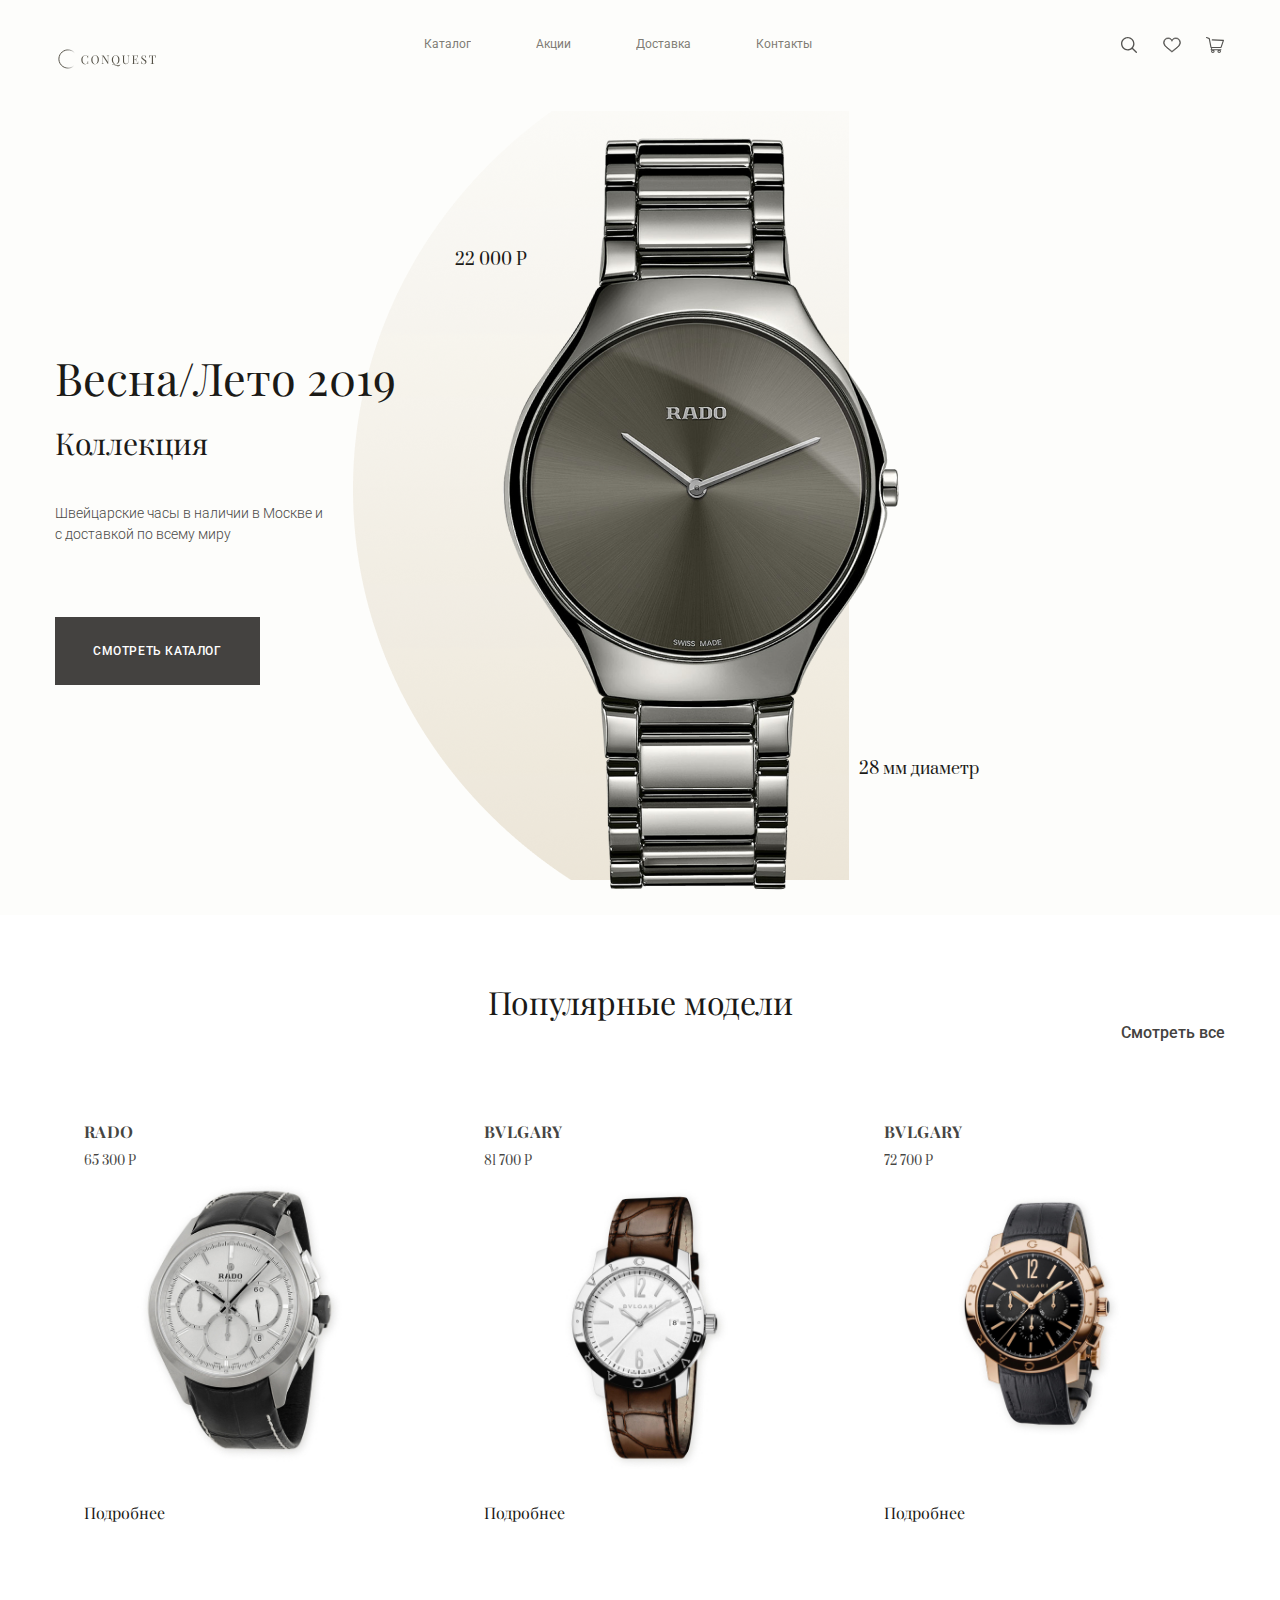
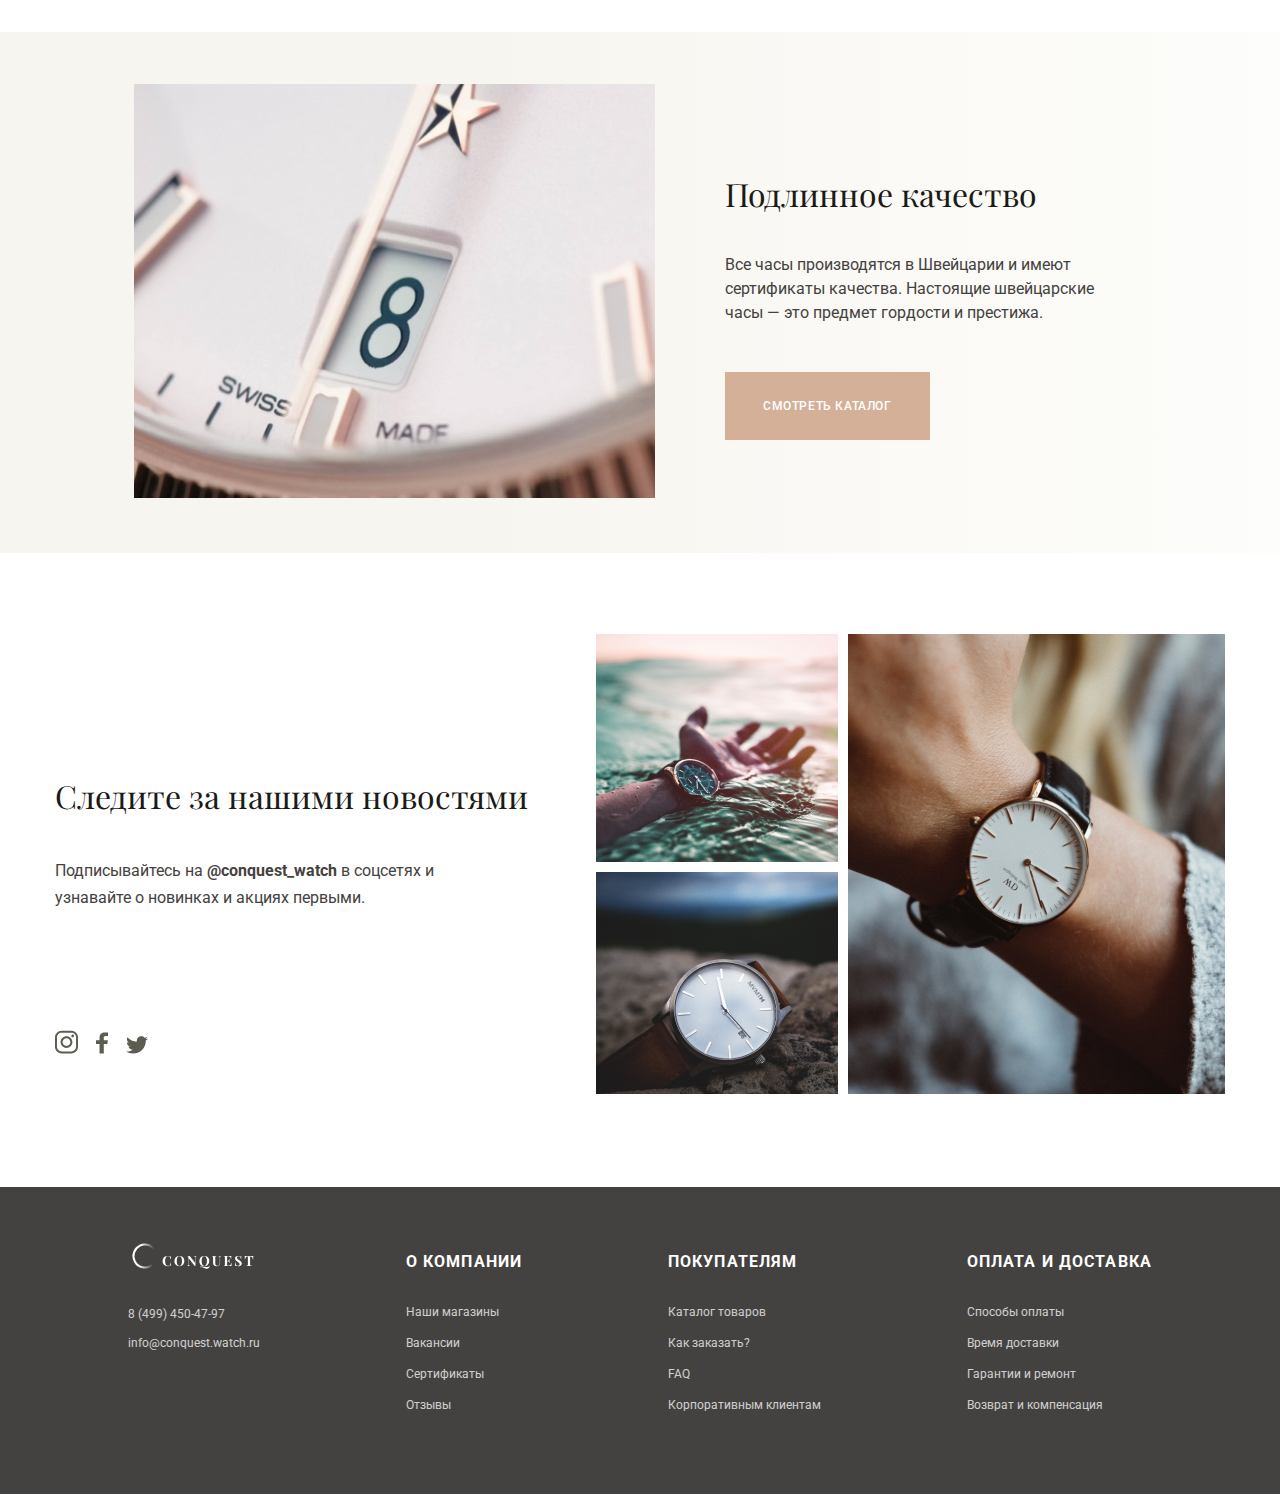
<file: index.html>
<!DOCTYPE html>
<html lang="ru">
<head>
    <meta charset="UTF-8">
    <meta http-equiv="X-UA-Compatible" content="IE=edge">
    <meta name="viewport" content="width=device-width, initial-scale=1.0">
    <link rel="preconnect" href="https://fonts.gstatic.com">
    <link href="https://fonts.googleapis.com/css2?family=Playfair+Display:wght@400;500;600;700;900&family=Prata&family=Roboto:wght@400;500;700;900&display=swap" rel="stylesheet">
    <link rel="stylesheet" href="normalize.css">
    <link rel="stylesheet" href="style.css">
    <title>CONQUEST | Интернет-магазин часов</title>
</head>
<body>
    <header class="main-header">
        <nav class="main-header-nav container">
            <a class="main-header-logo" href="index.html">
                <img src="img/logo-header.svg" alt="Магазин часов CONQUEST" width="104" height="26">
            </a>
            <ul class="site-navigation">
               <li class="site-navigation-item">
                   <a class="link-item" href="catalog.html">Каталог</a>
                </li>
               <li class="site-navigation-item">
                   <a class="link-item" href="#">Акции</a>
                </li>
               <li class="site-navigation-item">
                   <a class="link-item" href="#">Доставка</a>
                </li>
               <li class="site-navigation-item">
                   <a class="link-item" href="#">Контакты</a>
                </li>
            </ul>
            <ul class="user-navigation">
                <li class="user-navigation-item">
                    <a class="link-item" href="#">
                        <img src="img/loupe.svg" alt="Поиск" width="20" height="16">
                    </a>
                </li>
                <li class="user-navigation-item">
                    <a class="link-item" href="#"><img src="img/heart.svg" alt="Избранное" width="20" height="16">
                    </a>
                </li>
                <li class="user-navigation-item">
                    <a class="link-item" href="#"><img src="img/cart.svg" alt="Корзина" width="20" height="16">
                    </a>
                </li>
            </ul>
        </nav>
    </header>
    <main>
        <h1 class="visually-hidden">Швейцарские часы CONQUEST</h1>
        <section class="promo">
            <div class="promo-wrapper container" >
                <div class="promo-text-colomn" >
                    <h2 class="promo-title">Весна/Лето 2019</h2>
                    <p class="promo-heading">Коллекция</p>
                    <p class="promo-text">Швейцарские часы в наличии в Москве и с доставкой по всему миру</p>
                    <a class="button" href="catalog.html">Смотреть каталог</a>
                </div>
                <div class="promo-price">
                    <p class="promo-watch-price" >22 000 Р</p>
                </div>
                <div class="promo-diametr">
                    <p class="promo-watch-diametr" >28 мм диаметр</p>
                </div>
            </div>
        </section>

        <section class="pop-models">
            <div class="container">
                <h2 class="pop-models-title">Популярные модели</h2>
                <a class="pop-models-watchall" href="#"><p>Смотреть все</p></a>
                <ul class="pop-models-types">
                    <li class="pop-models-item">
                        <h3 class="pop-models-mark">Rado</h3>
                        <p class="pop-models-price">65 300 Р</p>
                        <a class="about-model" href="#">Подробнее</a>
                        <img src="img/watch-rado.jpg" alt="Часы модели Rado" width="313" height="313">
                    </li>
                    <li class="pop-models-item">
                        <h3 class="pop-models-mark">Bvlgary</h3>
                        <p class="pop-models-price">81 700 Р</p>
                        <a class="about-model" href="#">Подробнее</a>
                        <img src="img/watch-bvlgary-1.jpg" alt="Часы модели Bvlgary" width="313" height="313">
                    </li>
                    <li class="pop-models-item">
                        <h3 class="pop-models-mark">Bvlgary</h3>
                        <p class="pop-models-price">72 700 Р</p>
                        <a class="about-model" href="#">Подробнее</a>
                        <img src="img/watch-bvlgary-2.jpg" alt="Часы модели Bvlgary" width="313" height="313">
                    </li>
                </ul>
            </div>
        </section>

        <section class="advantages">
            <div class="advantages-wrapper container">
                <div class="advantages-text-colomn">
                    <h2 class="advantage-title">Подлинное качество</h2>
                    <p class="advantage-text">Все часы производятся в Швейцарии и имеют сертификаты качества. Настоящие швейцарские часы — это предмет гордости и престижа.</p>
                    <a class="button" href="catalog.html">Смотреть каталог</a>
                </div>
                <div class="advantages-img-colomn">
                    <img src="img/advantage-banner.jpg" alt="качественные часы" width="521" height="414">
                </div>
                <!-- <div class="advantages-slider">
                    <p>01</p>
                </div> -->
            </div>
        </section>
        <section class="news">
            <div class="news-wrapper container">
                <div class="news-text-colomn">
                    <h2 class="news-title">Следите за нашими новостями</h2>
                    <p class="news-text">Подписывайтесь на <b>@conquest_watch</b> в соцсетях и узнавайте о новинках и акциях первыми.</p>
                    <ul class="social">
                        <li class="social-item"><a href="#"><img src="img/instagram-icon.svg" alt="Инстаграм"></a></li>
                        <li class="social-item"><a href="#"><img src="img/facebook-icon.svg" alt="Фейсбук"></a></li>
                        <li class="social-item"><a href="#"><img src="img/twitter-icon.svg" alt="Твиттер"></a></li>
                    </ul>
                </div>
                <div class="news-img-colomn">
                    <ul class="news-img">
                        <div class="wrapper-img">
                            <li class="news-img-item"><img src="img/photo-1.jpg" alt="" width="242" height="228"></li>
                            <li class="news-img-item"><img src="img/photo-2.jpg" alt="" width="242" height="222"></li>
                        </div>  
                            <li class="news-img-item"><img src="img/photo-3.jpg" alt="" width="377" height="460"></li>
                    </ul>
                </div>
            </div>
        </section>
    </main>
    <footer class="main-footer">
        <nav class="footer-nav container">
            <div class="contacts">
                <img src="img/logo-footer.svg" alt="Логотип магазина часов" width="130" height="35">
                <li class="contacts-item">8 (499) 450-47-97</li>
                <li class="contacts-item">info@conquest.watch.ru</li>
            </div>
            <ul class="about">
                <h3 class="nav-title">О компании</h3>
                <li class="about-item"> <a class="link-item" href="#">Наши магазины</a> </li>
                <li class="about-item"> <a class="link-item" href="#">Вакансии</a> </li>
                <li class="about-item"> <a class="link-item" href="#">Сертификаты</a> </li>
                <li class="about-item"> <a class="link-item" href="#">Отзывы</a> </li>
            </ul>

            <ul class="for-customers">
                <h3 class="nav-title">Покупателям</h3>
                <li class="for-customers-item"> <a href="#" class="link-item">Каталог товаров</a> </li>
                <li class="for-customers-item"> <a href="#" class="link-item">Как заказать?</a> </li>
                <li class="for-customers-item"> <a href="#" class="link-item">FAQ</a> </li>
                <li class="for-customers-item"> <a href="#" class="link-item">Корпоративным клиентам</a> </li>
            </ul>
                <ul class="payment-delivery"> 
                    <h3 class="nav-title">Оплата и доставка</h3>
                    <li class="payment-delivery-item"> <a href="#" class="link-item">Способы оплаты</a> </li>
                    <li class="payment-delivery-item"> <a href="#" class="link-item">Время доставки</a> </li>
                    <li class="payment-delivery-item"> <a href="#" class="link-item">Гарантии и ремонт</a> </li>
                    <li class="payment-delivery-item"> <a href="#" class="link-item">Возврат и компенсация</a> </li>
                </ul>
        </nav>
    </footer>
</body>
</html>
</file>
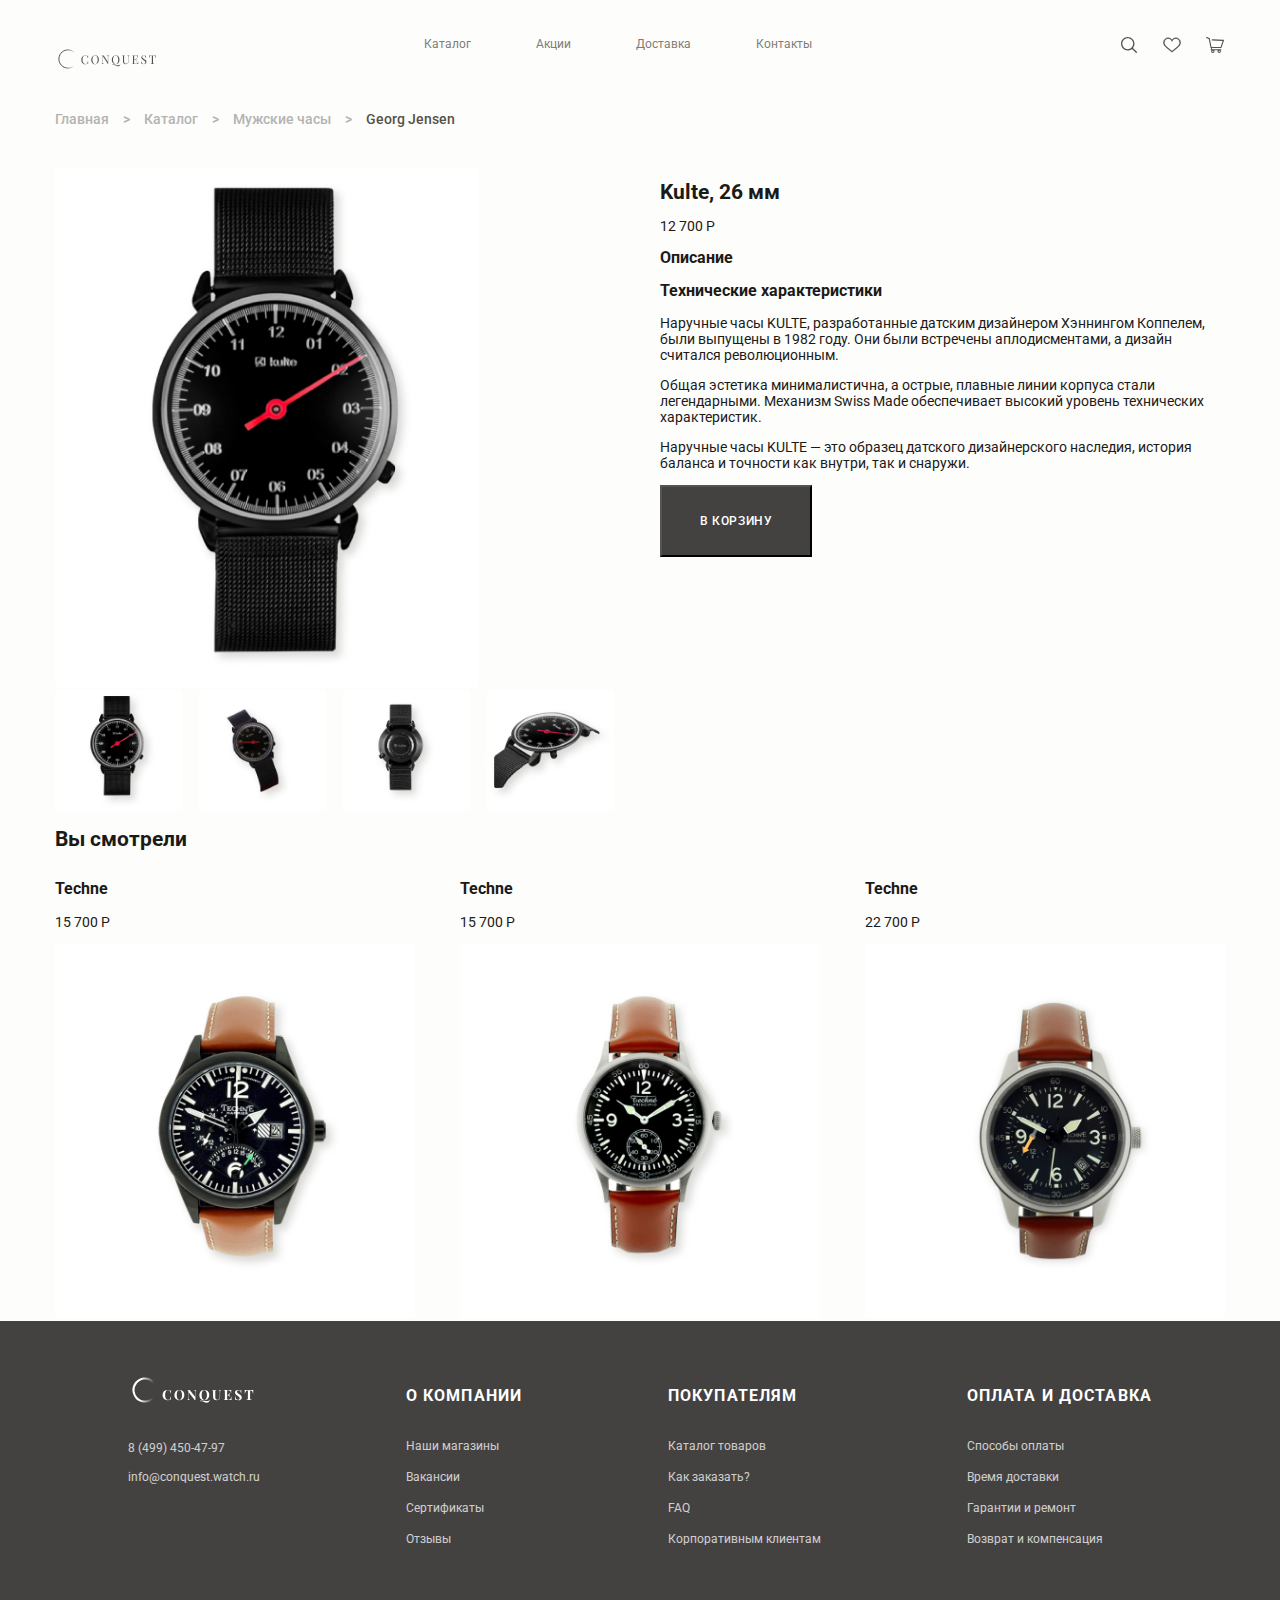
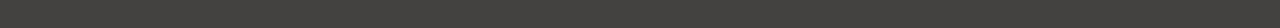
<file: card.html>
<!DOCTYPE html>
<html lang="en">
<head>
    <meta charset="UTF-8">
    <meta http-equiv="X-UA-Compatible" content="IE=edge">
    <meta name="viewport" content="width=device-width, initial-scale=1.0">
    <link rel="preconnect" href="https://fonts.gstatic.com">
    <link href="https://fonts.googleapis.com/css2?family=Playfair+Display:wght@400;500;600;700;900&family=Prata&family=Roboto:wght@400;500;700;900&display=swap" rel="stylesheet">
    <link rel="stylesheet" href="normalize.css">
    <link rel="stylesheet" href="style.css">
    <title>Карточка товара</title>
</head>
<body>
    <header class="main-header">
        <nav class="main-header-nav container">
            <a class="main-header-logo" href="index.html">
                <img src="img/logo-header.svg" alt="Магазин часов CONQUEST" width="104" height="26">
            </a>
            <ul class="site-navigation">
               <li class="site-navigation-item">
                   <a class="link-item" href="#">Каталог</a>
                </li>
               <li class="site-navigation-item">
                   <a class="link-item" href="#">Акции</a>
                </li>
               <li class="site-navigation-item">
                   <a class="link-item" href="#">Доставка</a>
                </li>
               <li class="site-navigation-item">
                   <a class="link-item" href="#">Контакты</a>
                </li>
            </ul>
            <ul class="user-navigation">
                <li class="user-navigation-item">
                    <a class="link-item" href="#">
                        <img src="img/loupe.svg" alt="Поиск" width="20" height="16">
                    </a>
                </li>
                <li class="user-navigation-item">
                    <a class="link-item" href="#"><img src="img/heart.svg" alt="Избранное" width="20" height="16">
                    </a>
                </li>
                <li class="user-navigation-item">
                    <a class="link-item" href="#"><img src="img/cart.svg" alt="Корзина" width="20" height="16">
                    </a>
                </li>
            </ul>
        </nav>
    </header>
    <main>
        <div class="container">
            <ul class="breadcrumbs">
                <li class="breadcrumbs-item"><a class="breadcrumbs-link" href="index.html">Главная</a></li>
                <li class="breadcrumbs-item">&#62</li>
                <li class="breadcrumbs-item"><a class="breadcrumbs-link" href="">Каталог</a></li>
                <li class="breadcrumbs-item">&#62</li>
                <li class="breadcrumbs-item">Мужские часы</li>
                <li class="breadcrumbs-item">&#62</li>
                <li class="breadcrumbs-item breadcrumbs-current">Georg Jensen</li>
            </ul>
        </div>
        <section class="card">
            <h1 class="visually-hidden">Card «Georg Jensen»</h1>
            <div class="card-wrapper container">
                <div class="card-photos-column">
                    <img src="img/watch_card_1.jpg" alt="Часы" width="423" height="520">
                    <ul class="card-proto-preview">
                        <li class="card-proto-preview-item">
                            <img src="img/watches_2.jpg" alt="" width="127" height="121">
                        </li>
                        <li class="card-proto-preview-item">
                            <img src="img/watches_3.jpg" alt="" width="127" height="121">
                        </li>
                        <li class="card-proto-preview-item">
                            <img src="img/watches_4.jpg" alt="" width="127" height="121">
                        </li>
                        <li class="card-proto-preview-item">
                            <img src="img/watches_5.jpg" alt="" width="127" height="121">
                        </li>
                    </ul>
                </div>
                <div class="card-description-column">
                    <h2 class="card-description-header">Kulte, 26 мм</h2>
                    <p class="card-description-price">12 700 Р</p>
                    <span class="card-description-menu">
                        <h3>Описание</h3>
                    </span>
                    <span class="card-description-menu">
                        <h3>Технические характеристики</h3>
                    </span>
                    <p class="card-description-text">Наручные часы KULTE, разработанные датским дизайнером Хэннингом Коппелем, были выпущены в 1982 году. Они были встречены аплодисментами, а дизайн считался революционным.</p>
                    <p class="card-description-text">Общая эстетика минималистична, а острые, плавные линии корпуса стали легендарными. Механизм Swiss Made обеспечивает высокий уровень технических характеристик.</p>
                    <p class="card-description-text">Наручные часы KULTE — это образец датского дизайнерского наследия, история баланса и точности как внутри, так и снаружи.</p>
                    <button class="button" type="submit">В корзину</button>
                </div>
            </div>
        </section>
        <section class="similar container">
            <h2 class="similar-title">Вы смотрели</h2>
            <ul class="similar-list">
                <li class="similar-item">
                    <h3 class="item-brand">Techne</h3>
                    <p class="item-price">15 700 Р</p>
                    <img src="img/часы1.jpg" alt="" width="360" height="374">
                </li>
                <li class="similar-item">
                    <h3 class="item-brand">Techne</h3>
                    <p class="item-price">15 700 Р</p>
                    <img src="img/часы2.jpg" alt="" width="360" height="374">
                </li>
                <li class="similar-item">
                    <h3 class="item-brand">Techne</h3>
                    <p class="item-price">22 700 Р</p>
                    <img src="img/часы3.jpg" alt="" width="360" height="374">
                </li>
            </ul>

        </section>
    </main>

    <footer class="main-footer">
        <nav class="footer-nav container">
            <div class="contacts">
                <img src="img/logo-footer.svg" alt="Логотип магазина часов" width="130" height="35">
                <li class="contacts-item">8 (499) 450-47-97</li>
                <li class="contacts-item">info@conquest.watch.ru</li>
            </div>
            <ul class="about">
                <h3 class="nav-title">О компании</h3>
                <li class="about-item"> <a class="link-item" href="#">Наши магазины</a> </li>
                <li class="about-item"> <a class="link-item" href="#">Вакансии</a> </li>
                <li class="about-item"> <a class="link-item" href="#">Сертификаты</a> </li>
                <li class="about-item"> <a class="link-item" href="#">Отзывы</a> </li>
            </ul>

            <ul class="for-customers">
                <h3 class="nav-title">Покупателям</h3>
                <li class="for-customers-item"> <a href="#" class="link-item">Каталог товаров</a> </li>
                <li class="for-customers-item"> <a href="#" class="link-item">Как заказать?</a> </li>
                <li class="for-customers-item"> <a href="#" class="link-item">FAQ</a> </li>
                <li class="for-customers-item"> <a href="#" class="link-item">Корпоративным клиентам</a> </li>
            </ul>
                <ul class="payment-delivery"> 
                    <h3 class="nav-title">Оплата и доставка</h3>
                    <li class="payment-delivery-item"> <a href="#" class="link-item">Способы оплаты</a> </li>
                    <li class="payment-delivery-item"> <a href="#" class="link-item">Время доставки</a> </li>
                    <li class="payment-delivery-item"> <a href="#" class="link-item">Гарантии и ремонт</a> </li>
                    <li class="payment-delivery-item"> <a href="#" class="link-item">Возврат и компенсация</a> </li>
                </ul>
        </nav>
    </footer>
    
</body>
</html>
</file>
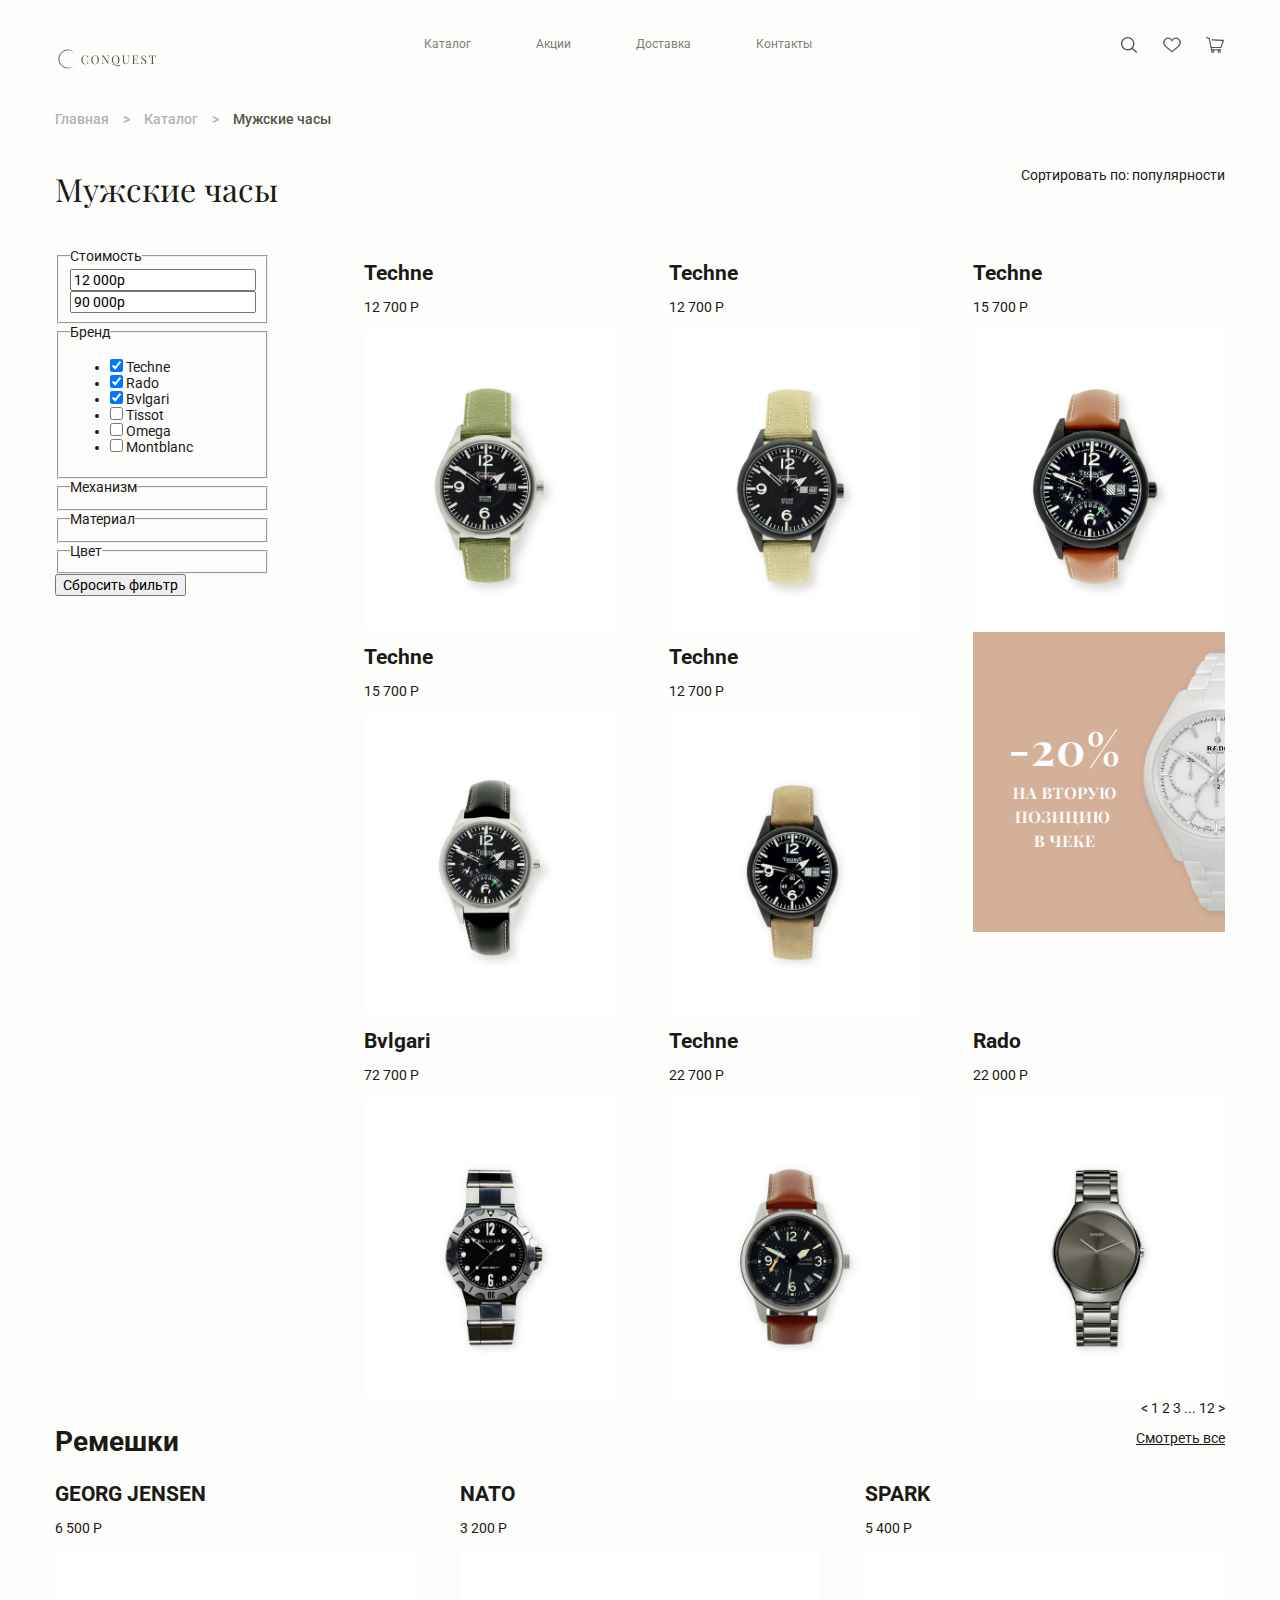
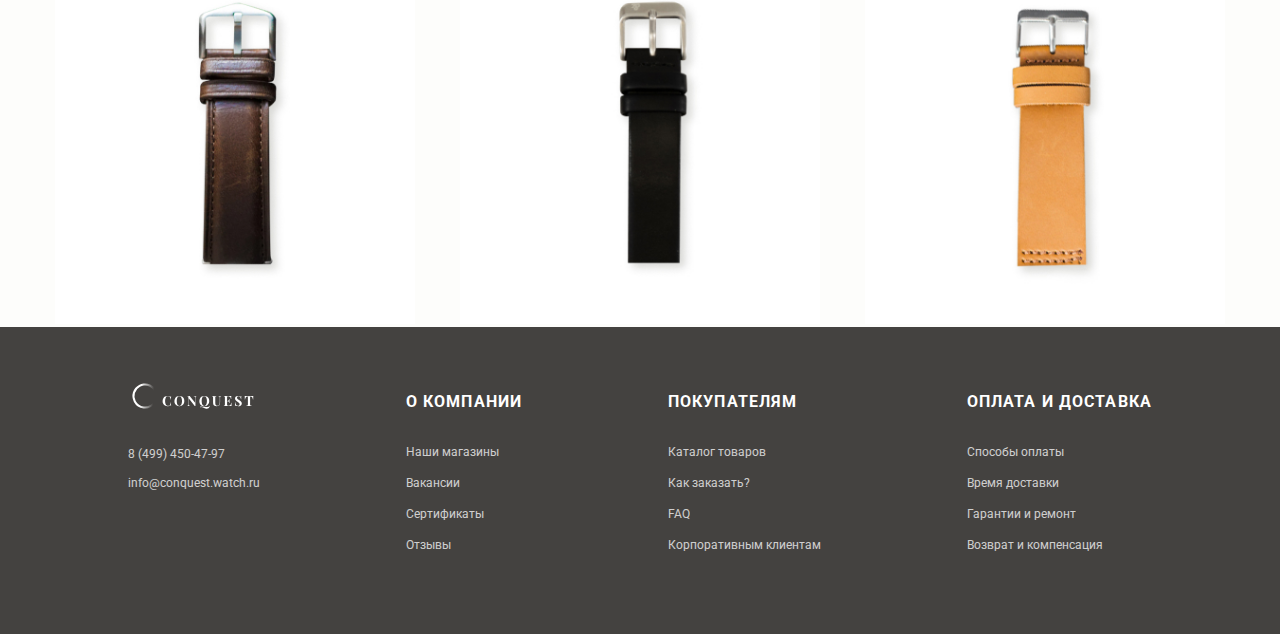
<file: catalog.html>
<!DOCTYPE html>
<html lang="en">
<head>
    <meta charset="UTF-8">
    <meta http-equiv="X-UA-Compatible" content="IE=edge">
    <meta name="viewport" content="width=device-width, initial-scale=1.0">
    <link rel="preconnect" href="https://fonts.gstatic.com">
    <link href="https://fonts.googleapis.com/css2?family=Playfair+Display:wght@400;500;600;700;900&family=Prata&family=Roboto:wght@400;500;700;900&display=swap" rel="stylesheet">
    <link rel="stylesheet" href="normalize.css">
    <link rel="stylesheet" href="style.css">
    <title>Каталог интернет-магазина часов CONQUEST</title>
</head>
<body>
    <header class="main-header">
        <nav class="main-header-nav container">
            <a class="main-header-logo" href="index.html">
                <img src="img/logo-header.svg" alt="Магазин часов CONQUEST" width="104" height="26">
            </a>
            <ul class="site-navigation">
               <li class="site-navigation-item">
                   <a class="link-item" href="#">Каталог</a>
                </li>
               <li class="site-navigation-item">
                   <a class="link-item" href="#">Акции</a>
                </li>
               <li class="site-navigation-item">
                   <a class="link-item" href="#">Доставка</a>
                </li>
               <li class="site-navigation-item">
                   <a class="link-item" href="#">Контакты</a>
                </li>
            </ul>
            <ul class="user-navigation">
                <li class="user-navigation-item">
                    <a class="link-item" href="#">
                        <img src="img/loupe.svg" alt="Поиск" width="20" height="16">
                    </a>
                </li>
                <li class="user-navigation-item">
                    <a class="link-item" href="#"><img src="img/heart.svg" alt="Избранное" width="20" height="16">
                    </a>
                </li>
                <li class="user-navigation-item">
                    <a class="link-item" href="#"><img src="img/cart.svg" alt="Корзина" width="20" height="16">
                    </a>
                </li>
            </ul>
        </nav>
    </header>
    <main>
        <div class="container">
            <ul class="breadcrumbs">
                <li class="breadcrumbs-item"><a class="breadcrumbs-link" href="index.html">Главная</a></li>
                <li class="breadcrumbs-item">&#62</li>
                <li class="breadcrumbs-item"><a class="breadcrumbs-link" href="">Каталог</a></li>
                <li class="breadcrumbs-item">&#62</li>
                <li class="breadcrumbs-item breadcrumbs-current">Мужские часы</li>
            </ul>
        </div>

        <section class="catalog container">
            <div class="catalog-header-wrapper">
                <h1 class="catalog-title">Мужские часы</h1>
                <p class="catalog-sorting">Сортировать по: популярности</p>
            </div>

            <div class="catalog-content-wrapper">
                <div class="filter-colomn">
                    <form action="#" method="POST">
                        <fieldset>
                            <legend>Стоимость</legend>
                            <input type="text" name="min-price" id="min-price" value="12 000р">
                            <label class="visually-hidden" for="min-price">Минимальная цена</label>
                            <input type="text" name="max-price" id="max-price" value="90 000р">
                            <label class="visually-hidden" for="ьфч-price">Максимальная цена</label>
                        </fieldset>
                        <fieldset>
                            <legend>Бренд</legend>
                            <ul>
                                <li>
                                    <input type="checkbox" name="techne" id="techne" value="Techne" checked>
                                    <label for="techne">Techne</label>
                                </li>
                                <li>
                                    <input type="checkbox" name="rado" id="rado" value="Rado" checked>
                                    <label for="rado">Rado</label>
                                </li>
                                <li>
                                    <input type="checkbox" name="bvlgari" id="bvlgari" value="Bvlgari" checked>
                                    <label for="bvlgari">Bvlgari</label>
                                </li>
                                <li>
                                    <input type="checkbox" name="tissot" id="tissot" value="Tissot">
                                    <label for="tissot">Tissot</label>
                                </li>
                                <li>
                                    <input type="checkbox" name="omega" id="omega" value="Omega">
                                    <label for="omega">Omega</label>
                                </li>
                                <li>
                                    <input type="checkbox" name="montblanc" id="montblanc" value="Montblanc">
                                    <label for="montblanc">Montblanc</label>
                                </li>
                            </ul>
                        </fieldset>
                        <fieldset>
                            <legend>Механизм</legend>
                        </fieldset>
                        <fieldset>
                            <legend>Материал</legend>
                        </fieldset>
                        <fieldset>
                            <legend>Цвет</legend>
                        </fieldset>
                        <button type="reset">Сбросить фильтр</button>
                    </form>
                </div>
                <div class="catalog-colomn">
                    <ul class="catalog-list">
                        <li class="catalog-item">
                            <h2 class="item-brand">Techne</h2>
                            <p class="item-price">12 700 Р</p>
                            <img src="img/watch_1.jpg" alt="Часы Techne" width="252" height="300">
                        </li>
                        <li class="catalog-item">
                            <h2 class="item-brand">Techne</h2>
                            <p class="item-price">12 700 Р</p>
                            <img src="img/watch_2.jpg" alt="" width="252" height="300">
                        </li>
                        <li class="catalog-item">
                            <h2 class="item-brand">Techne</h2>
                            <p class="item-price">15 700 Р</p>
                            <img src="img/watch_3.jpg" alt="" width="252" height="300">
                        </li>
                        <li class="catalog-item">
                            <h2 class="item-brand">Techne</h2>
                            <p class="item-price">15 700 Р</p>
                            <img src="img/watch_4.jpg" alt="" width="252" height="300">
                        </li>
                        <li class="catalog-item">
                            <h2 class="item-brand">Techne</h2>
                            <p class="item-price">12 700 Р</p>
                            <img src="img/watch_5.jpg" alt="" width="252" height="300">
                        </li>
                        <li class="catalog-item">
                            <img src="img/banner_catalog.jpg" alt="" width="252" height="300">
                        </li>
                        <li class="catalog-item">
                            <h2 class="item-brand">Bvlgari</h2>
                            <p class="item-price">72 700 Р</p>
                            <img src="img/watch_9.jpg" alt="" width="252" height="300">
                        </li>
                        <li class="catalog-item">
                            <h2 class="item-brand">Techne</h2>
                            <p class="item-price">22 700 Р</p>
                            <img src="img/watches_10.jpg" alt="" width="252" height="300">
                        </li>
                        <li class="catalog-item">
                            <h2 class="item-brand">Rado</h2>
                            <p class="item-price">22 000 Р</p>
                            <img src="img/watch_11.jpg" alt="" width="252" height="300">
                        </li>
                    </ul>
                </div>
            </div>
        </section>
        <div class="pagination-list container">
            <a href="#" class="pagination-link">&lt</a>
            <a href="#" class="pagination-link">1</a>
            <a href="#" class="pagination-link">2</a>
            <a href="#" class="pagination-link pagination-link-current">3</a>
            <a href="#" class="pagination-link">...</a>
            <a href="#" class="pagination-link">12</a>
            <a href="#" class="pagination-link">&gt</a>
        </div>

        <section class="accessories container">
            <div class="accessories-header-wrapper">
                <h1 class="accessories-title">Ремешки</h1>
                <a class="accessories-watchall" href="#"><p>Смотреть все</p></a>
            </div>
            <ul class="catalog-list">
                <li class="catalog-item">
                    <h2 class="item-brand">GEORG JENSEN</h2>
                    <p class="item-price">6 500 Р</p>
                    <img src="img/band_1.jpg" alt="" width="360" height="374">
                </li>
                <li class="catalog-item">
                    <h2 class="item-brand">NATO</h2>
                    <p class="item-price">3 200 Р</p>
                    <img src="img/band_2.jpg" alt="" width="360" height="374">
                </li>
                <li class="catalog-item">
                    <h2 class="item-brand">SPARK</h2>
                    <p class="item-price">5 400 Р</p>
                    <img src="img/band_3.jpg" alt="" width="360" height="374">
                </li>
            </ul>
        </section>

    </main>
    <footer class="main-footer">
        <nav class="footer-nav container">
            <div class="contacts">
                <img src="img/logo-footer.svg" alt="Логотип магазина часов" width="130" height="35">
                <li class="contacts-item">8 (499) 450-47-97</li>
                <li class="contacts-item">info@conquest.watch.ru</li>
            </div>
            <ul class="about">
                <h3 class="nav-title">О компании</h3>
                <li class="about-item"> <a class="link-item" href="#">Наши магазины</a> </li>
                <li class="about-item"> <a class="link-item" href="#">Вакансии</a> </li>
                <li class="about-item"> <a class="link-item" href="#">Сертификаты</a> </li>
                <li class="about-item"> <a class="link-item" href="#">Отзывы</a> </li>
            </ul>

            <ul class="for-customers">
                <h3 class="nav-title">Покупателям</h3>
                <li class="for-customers-item"> <a href="#" class="link-item">Каталог товаров</a> </li>
                <li class="for-customers-item"> <a href="#" class="link-item">Как заказать?</a> </li>
                <li class="for-customers-item"> <a href="#" class="link-item">FAQ</a> </li>
                <li class="for-customers-item"> <a href="#" class="link-item">Корпоративным клиентам</a> </li>
            </ul>
                <ul class="payment-delivery"> 
                    <h3 class="nav-title">Оплата и доставка</h3>
                    <li class="payment-delivery-item"> <a href="#" class="link-item">Способы оплаты</a> </li>
                    <li class="payment-delivery-item"> <a href="#" class="link-item">Время доставки</a> </li>
                    <li class="payment-delivery-item"> <a href="#" class="link-item">Гарантии и ремонт</a> </li>
                    <li class="payment-delivery-item"> <a href="#" class="link-item">Возврат и компенсация</a> </li>
                </ul>
        </nav>
    </footer>
</body>
</html>
</file>
<file: style.css>
* {
    box-sizing: border-box;
}
body {
    margin: 0;
    min-width: 1200px;
    font-family: "Roboto", "Arial", sans-serif;
    font-weight: 400;
    font-size: 14px;
    line-height: 16px;
    color: #1B1A17;
    background-color: #FDFDFB;
}


.container {
    width: 1200px;
    margin: 0 auto;
    padding: 0 15px;
}

.visually-hidden {
    position: absolute;
    clip: rect(1px, 1px, 1px, 1px);
    padding: 0;
    border: 0;
    height: 1px;
    width: 1px;
    overflow: hidden;
  }

a {
    color: inherit;
}

.main-header {
    margin-bottom: 20px;
}

.main-header-nav {
    display: flex;
    align-items: center;
}

.main-header-logo {
    padding: 30px 265px 0 0;
}

.site-navigation {
    list-style: none;
    margin: 0;
    padding: 0;
    display: flex;
    justify-content: flex-start;
    flex-wrap: wrap;
    align-items: center;
    width: 650px;
    color: #555248;
}

.site-navigation-item {
    margin-right: 65px;
    padding: 35px 0 25px 0;
}

.link-item {
    text-decoration: none;
}

.user-navigation {
    list-style:  none;
    margin: 0;
    padding: 0;
    display: flex;
    justify-content: flex-end;
    flex-wrap: wrap;
    width: 200px;
  
}

.user-navigation-item {
    margin-left: 23px;
    padding: 35px 0 18px 0;
}

.promo {
    background-image: url('img/watch-rado-promo.png'), url('img/Ellipse.png');
    background-repeat: no-repeat, no-repeat;
    background-position: 58% 0, 45% 0;
    width: 100%;
    height: 804px;
}

.promo-wrapper {
    display: flex;
    /* align-items: center; */
    height: 100%;
}


.promo-text-colomn {
    width: 400px;
    padding-top: 236px;
    padding-bottom: 236px;
}

.promo-title,
.promo-heading {
    font-family: "Playfair Display", Times, serif;
    font-weight: 400;
    margin: 0;
    padding: 0;
}

.promo-title {
    font-size: 45px;
    line-height: 60px;
    padding-bottom: 16px;
}

.promo-heading {
    font-size: 30px;
    line-height: 40px;
    padding-bottom: 40px;
}

.promo-text {
    margin: 0;
    padding: 0 0 97px 0;
    font-weight: 300;
    line-height: 21px;
    opacity: 0.82;
    width: 270px;
}

.button {
    background-color: #444240;
    color: #FFFFFF;
    text-decoration: none;
    text-transform: uppercase;
    font-weight: 500;
    font-size: 12px;
    line-height: 14px;
    letter-spacing: 0.05em;
    padding: 27px 38px;
}

.promo-price,
.promo-diametr {
    font-family: "Prata", Times, serif;
    font-size: 16px;
    line-height: 22px;
}

.promo-price {
    width: 404px;
    padding-top: 138px ;
}

.promo-price p,
.promo-diametr p {
    margin: 0;
}

.promo-diametr {
    padding-top: 647px;
}

.pop-models {
    background-color: #FFFFFF;
    padding-top: 65px;
}

.pop-models-title {
    margin: 0;
    font-family: "Playfair Display", Times, serif;
    font-weight: 400;
    font-size: 32px;
    line-height: 43px;
    text-align: center;
}

.pop-models-watchall {
    font-weight: 500;
    font-size: 16px;
    line-height: 19px;
    color: #444240;
    text-decoration: none;
}

.pop-models-watchall p {
    text-align: end;
    margin: 0;
    padding-bottom: 37px;
}

.pop-models-types {
    margin: 0;
    padding: 0;
    padding-bottom: 86px;
    display: flex;
    flex-wrap: wrap;
    justify-content: space-between;
}

.pop-models-item {
    list-style: none;
    display: flex;
    flex-direction: column;
    width: 370px;
    height: 467px;
    padding: 40px 29px;

}

.pop-models-mark {
    margin: 0;
    padding: 0;
    padding-bottom: 10px;
    font-family: "Playfair Display", Times, serif;
    font-weight: 700;
    line-height: 24px;
    letter-spacing: 0.03em;
    color: rgba(27, 26, 23, 0.82);
    text-transform: uppercase;
}

.pop-models-price {
    margin: 0;
    padding: 0;
    font-family: "Prata", Times, serif;
    font-size: 12px;
    line-height: 16px;
    color: rgba(27, 26, 23, 0.82); 
}

.about-model {
    order: 2;

    font-family: "Playfair Display", Times, serif;
    font-size: 16px;
    line-height: 21px;
    text-decoration: none;
    
    padding-top: 20px;
}

.advantages {
    background: linear-gradient(to right, #F7F5EF 34%, #FDFDFB) ;
}

.advantages-wrapper {
    display: flex;
    flex-direction: row-reverse;
}

.advantages-text-colomn {
    width: 600px;
    padding: 140px 124px 103px 70px ;
}

.advantages-img-colomn {
   /* width: 600px; */
   padding: 52px 0 52px 79px; 
} 

.advantage-title {
    padding: 0;
    margin: 0;
    font-family: "Playfair Display", Times, serif;
    font-weight: 400;
    font-size: 32px;
    line-height: 43px; 
    padding-bottom: 38px;
}

.advantage-text {
    padding: 0;
    margin: 0;
    font-size: 16px;
    line-height: 24px;
    color: #444240;
    padding-bottom: 72px;
}

.advantages-text-colomn .button {
    background-color: #D4B098;
}

/* .advantages-slider {
    width: 1200px;
} */

.news {
    background-color:#FFFFFF;
}

.news-wrapper {
    display: flex;
    justify-content: space-between;
}

.news-text-colomn {
    padding-top: 221px;
}

.news-title {
    padding: 0;
    margin: 0;
    font-family: "Playfair Display", Times, serif;
    font-weight: 400;
    font-size: 32px;
    line-height: 43px;
    padding-bottom: 40px; 
}

.news-text {
    padding: 0;
    margin: 0;
    font-size: 16px;
    line-height: 27px;
    color: #444240;

    width: 380px;
    padding-bottom: 119px;
}

.social {
    margin: 0;
    padding: 0;
    display: flex;
    align-items: flex-end;
}

.social-item {
    list-style: none;
    margin-right: 18px;
}

.news-img {
    margin: 0;
    padding: 81px 0 90px 0;
    list-style: none;
    display: flex;
    flex-wrap: wrap;
}

.wrapper-img {
    display: flex;
    flex-direction: column;
    justify-content: space-between;
    margin-right: 10px;
}

.breadcrumbs {
    padding: 0;
    margin: 0;
    margin-bottom: 40px;
    list-style: none;

    display: flex;
}

.breadcrumbs-item {
    margin-right: 14px;
    font-weight: 500;
    color: #B3B3B3;
}

.breadcrumbs-link {
    text-decoration: none;
}

.breadcrumbs-current {
    color: #555248;
}

.catalog-header-wrapper {
    display: flex;
    justify-content: space-between;
}

.catalog-title,
.catalog-sorting {
    padding: 0;
    margin: 0;
}

.catalog-title {
    font-family: "Playfair Display", Times, serif;
    font-weight: 400;
    font-size: 32px;
    line-height: 43px; 
    padding-bottom: 38px;
}

.catalog-content-wrapper {
    display: flex;
}

.filter-colomn {
    width: 245px;
    margin-right: 94px;
}

.catalog-list {
    list-style: none;
    padding: 0;
    margin: 0;

    display: flex;
    flex-wrap: wrap;
    justify-content: space-between;
}

.pagination-list {
    text-align: right;
}

.pagination-link {
    display: inline-block;
    text-decoration: none;
}

.accessories-header-wrapper {
    display: flex;
    justify-content: space-between;
}

.card-wrapper {
    display: flex;
    justify-content: space-between
}

.card-photo-column {
    width: 570px;
}

.card-proto-preview {
    list-style: none;
    margin: 0;
    padding: 0;
    display: flex;
    flex-wrap: wrap;
}

.card-proto-preview-item {
    margin-right: 17px;
}

.card-description-column {
    width: 565px;
}

.similar-list {
    list-style: none;
    margin: 0;
    padding: 0;
    display: flex;
    justify-content: space-between;
}

.main-footer {
    background-color: #444240;
    color: #FFFFFF;
    padding-top: 67px;
    padding-bottom: 67px;
}

.footer-nav {
    display: flex;
    justify-content: space-around;
    /* padding-top: 67px; */
}

.contacts img {
    margin-top: -15px;
    margin-bottom: 30px;
}

.about,
.for-customers,
.payment-delivery {
    margin: 0;
    padding: 0;
    list-style: none;
    display: flex;
    flex-direction: column;
    justify-content: space-between;
}

.nav-title {
    margin: 0;
    padding: 0;
    padding-bottom: 33px;
    text-transform: uppercase;
    font-weight: 700;
    letter-spacing: 0.07em;
}

.contacts-item {
    list-style: none;
}

.link-item {
    display: inline-block;
}

.contacts-item,
.link-item {
    font-size: 12px;
    line-height: 14px;  
    opacity: 75%;
    padding-bottom: 15px;
}

/* ul a.link-item:last-child {
    padding-bottom: 0;
} */
</file>
